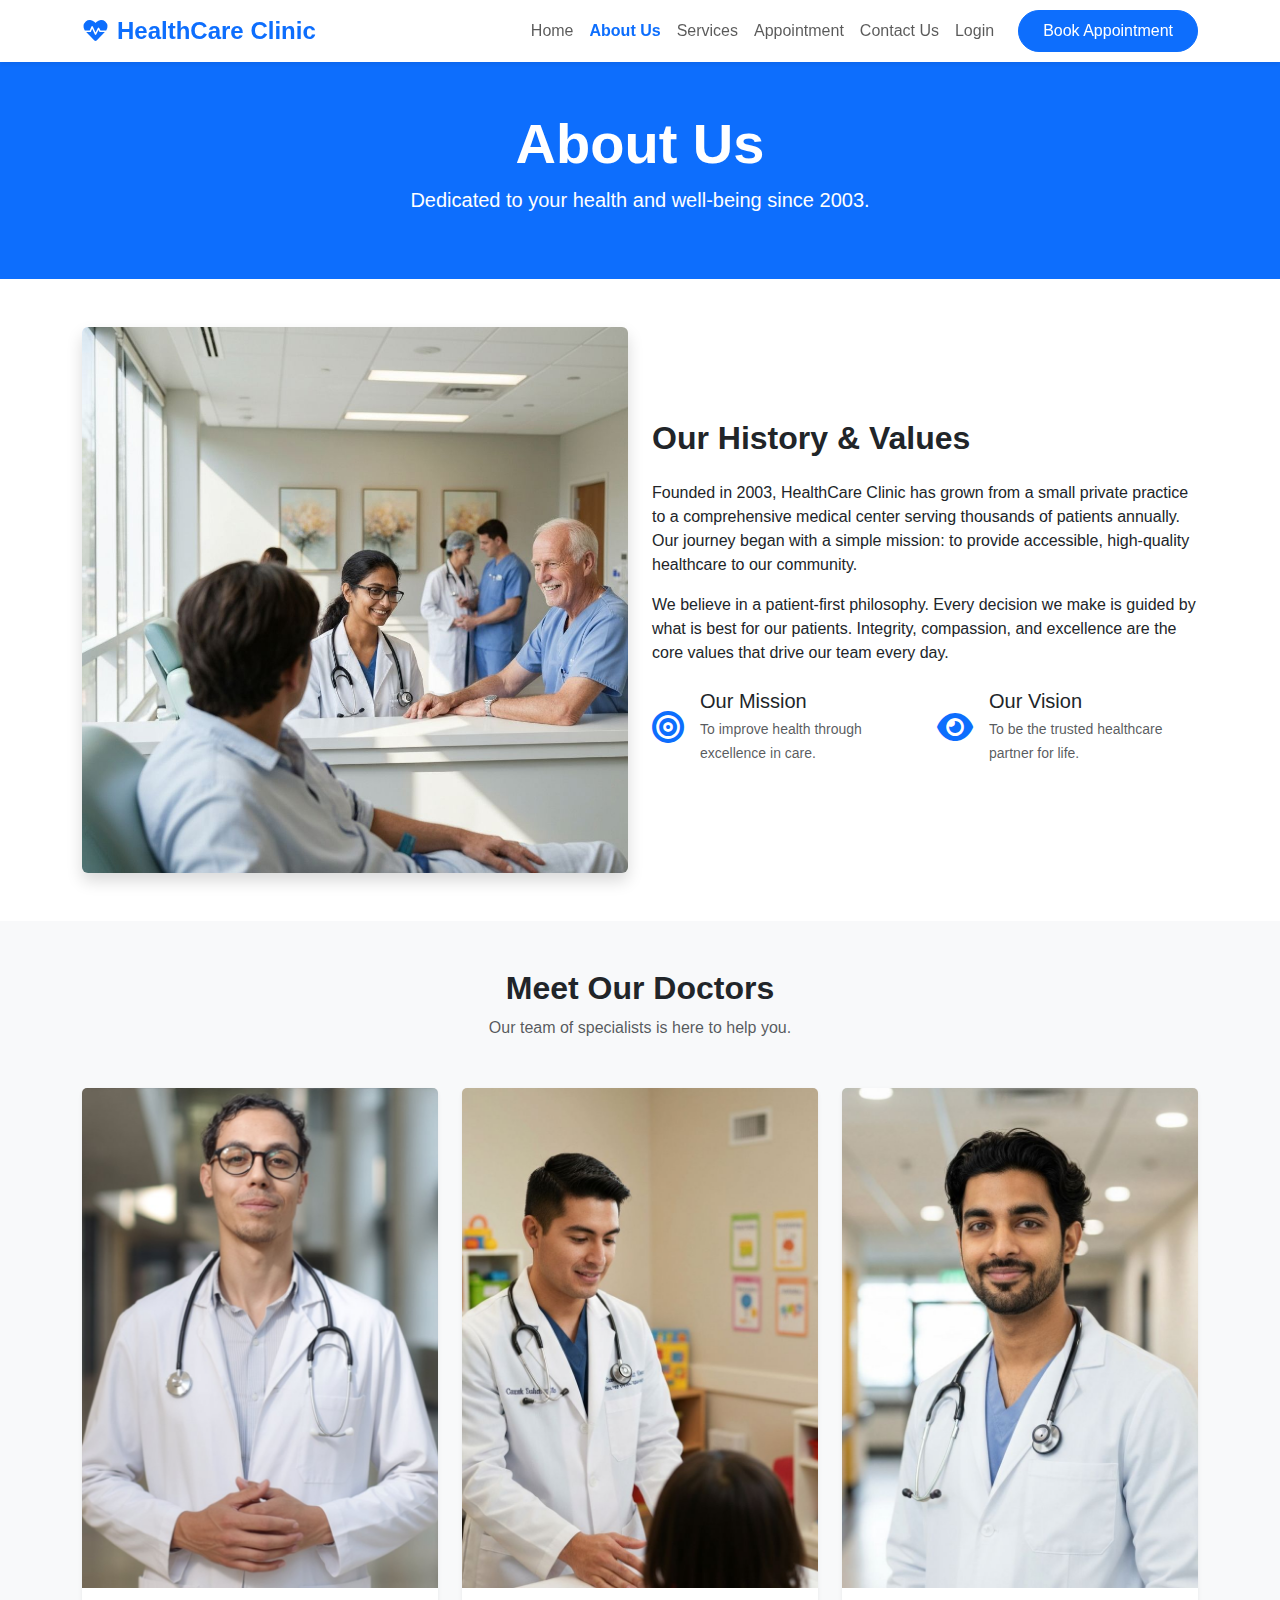
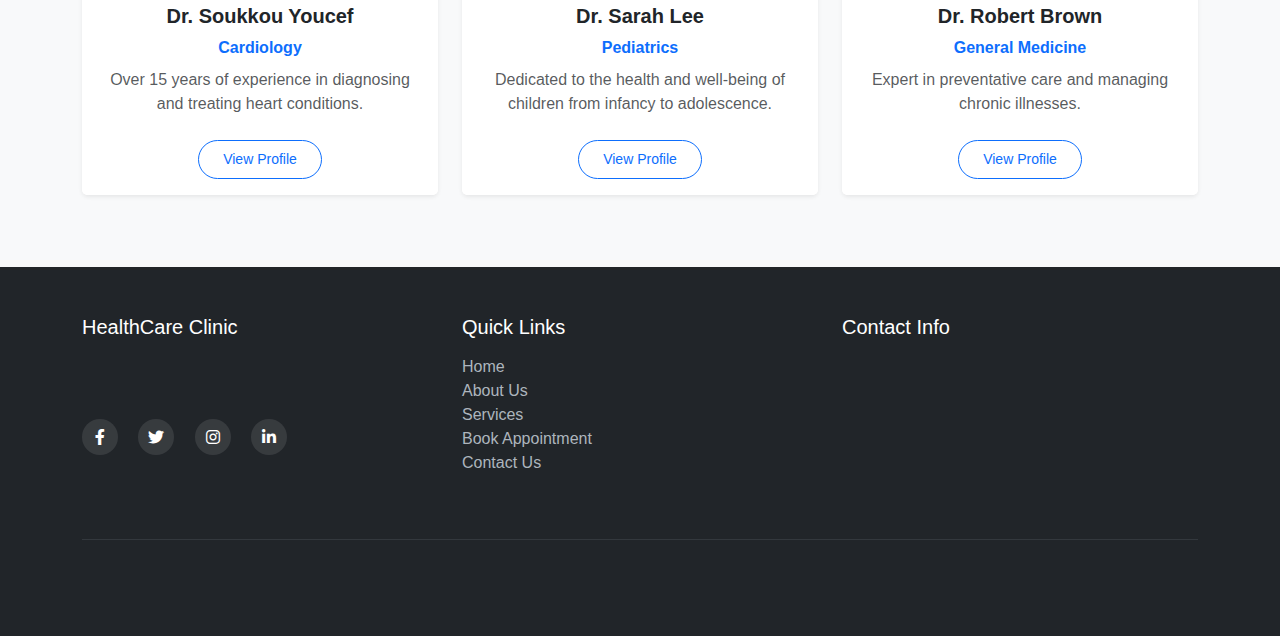
<file: about.html>
<!DOCTYPE html>
<html lang="en">

<head>
    <meta charset="UTF-8">
    <meta name="viewport" content="width=device-width, initial-scale=1.0">
    <title>HealthCare Clinic - About Us</title>
    <!-- Bootstrap 5 CSS -->
    <link href="https://cdn.jsdelivr.net/npm/bootstrap@5.3.0/dist/css/bootstrap.min.css" rel="stylesheet">
    <!-- Custom CSS -->
    <link rel="stylesheet" href="css/style.css">
    <!-- FontAwesome for Icons -->
    <link rel="stylesheet" href="https://cdnjs.cloudflare.com/ajax/libs/font-awesome/6.0.0/css/all.min.css">
</head>

<body>

    <!-- Navigation -->
    <nav class="navbar navbar-expand-lg navbar-light bg-white shadow-sm sticky-top">
        <div class="container">
            <a class="navbar-brand fw-bold text-primary" href="index.html">
                <i class="fas fa-heartbeat me-2"></i>HealthCare Clinic
            </a>
            <button class="navbar-toggler" type="button" data-bs-toggle="collapse" data-bs-target="#navbarNav">
                <span class="navbar-toggler-icon"></span>
            </button>
            <div class="collapse navbar-collapse" id="navbarNav">
                <ul class="navbar-nav ms-auto">
                    <li class="nav-item"><a class="nav-link" href="index.html">Home</a></li>
                    <li class="nav-item"><a class="nav-link active" href="about.html">About Us</a></li>
                    <li class="nav-item"><a class="nav-link" href="services.html">Services</a></li>
                    <li class="nav-item"><a class="nav-link" href="appointment.html">Appointment</a></li>
                    <li class="nav-item"><a class="nav-link" href="contact.html">Contact Us</a></li>
                    <li class="nav-item"><a class="nav-link" href="php/login.php">Login</a></li>
                </ul>
                <a href="appointment.html" class="btn btn-primary ms-lg-3">Book Appointment</a>
            </div>
        </div>
    </nav>

    <!-- Header Section -->
    <header class="bg-primary text-white text-center py-5">
        <div class="container">
            <h1 class="display-4 fw-bold">About Us</h1>
            <p class="lead">Dedicated to your health and well-being since 2003.</p>
        </div>
    </header>

    <!-- About Content -->
    <section class="py-5">
        <div class="container">
            <div class="row align-items-center">
                <div class="col-lg-6 mb-4 mb-lg-0">
                    <img src="/images/clinic-hero.jpg" class="img-fluid rounded shadow" alt="Medical Team">
                </div>
                <div class="col-lg-6">
                    <h2 class="fw-bold mb-4">Our History & Values</h2>
                    <p>Founded in 2003, HealthCare Clinic has grown from a small private practice to a comprehensive
                        medical center serving thousands of patients annually. Our journey began with a simple mission:
                        to provide accessible, high-quality healthcare to our community.</p>
                    <p>We believe in a patient-first philosophy. Every decision we make is guided by what is best for
                        our patients. Integrity, compassion, and excellence are the core values that drive our team
                        every day.</p>
                    <div class="row mt-4">
                        <div class="col-md-6 mb-3">
                            <div class="d-flex align-items-center">
                                <i class="fas fa-bullseye fa-2x text-primary me-3"></i>
                                <div>
                                    <h5 class="mb-1">Our Mission</h5>
                                    <small class="text-muted">To improve health through excellence in care.</small>
                                </div>
                            </div>
                        </div>
                        <div class="col-md-6 mb-3">
                            <div class="d-flex align-items-center">
                                <i class="fas fa-eye fa-2x text-primary me-3"></i>
                                <div>
                                    <h5 class="mb-1">Our Vision</h5>
                                    <small class="text-muted">To be the trusted healthcare partner for life.</small>
                                </div>
                            </div>
                        </div>
                    </div>
                </div>
            </div>
        </div>
    </section>

    <!-- Meet Our Doctors -->
    <section class="py-5 bg-light">
        <div class="container">
            <div class="text-center mb-5">
                <h2 class="fw-bold">Meet Our Doctors</h2>
                <p class="text-muted">Our team of specialists is here to help you.</p>
            </div>
            <div class="row">
                <!-- Doctor 1 -->
                <div class="col-md-4 mb-4">
                    <div class="card h-100 border-0 shadow-sm text-center">
                        <img src="/images/jo.jpeg" class="card-img-top" alt="Dr. Soukkou Youcef"
                            style="height: 500px; object-fit: cover;">
                        <div class="card-body">
                            <h5 class="card-title fw-bold">Dr. Soukkou Youcef</h5>
                            <p class="text-primary fw-bold mb-2">Cardiology</p>
                            <p class="card-text text-muted">Over 15 years of experience in diagnosing and treating heart
                                conditions.</p>
                        </div>
                        <div class="card-footer bg-white border-0 pb-3">
                            <a href="#" class="btn btn-outline-primary btn-sm">View Profile</a>
                        </div>
                    </div>
                </div>
                <!-- Doctor 2 -->
                <div class="col-md-4 mb-4">
                    <div class="card h-100 border-0 shadow-sm text-center">
                        <img src="/images/professional-pediatrician.jpg" class="card-img-top" alt="Dr. Sarah Lee"
                            style="height: 500px; object-fit: cover;">
                        <div class="card-body">
                            <h5 class="card-title fw-bold">Dr. Sarah Lee</h5>
                            <p class="text-primary fw-bold mb-2">Pediatrics</p>
                            <p class="card-text text-muted">Dedicated to the health and well-being of children from
                                infancy to adolescence.</p>
                        </div>
                        <div class="card-footer bg-white border-0 pb-3">
                            <a href="#" class="btn btn-outline-primary btn-sm">View Profile</a>
                        </div>
                    </div>
                </div>
                <!-- Doctor 3 -->
                <div class="col-md-4 mb-4">
                    <div class="card h-100 border-0 shadow-sm text-center">
                        <img src="/images/professional-doctor-man.jpg" class="card-img-top" alt="Dr. Robert Brown"
                            style="height: 500px; object-fit: cover;">
                        <div class="card-body">
                            <h5 class="card-title fw-bold">Dr. Robert Brown</h5>
                            <p class="text-primary fw-bold mb-2">General Medicine</p>
                            <p class="card-text text-muted">Expert in preventative care and managing chronic illnesses.
                            </p>
                        </div>
                        <div class="card-footer bg-white border-0 pb-3">
                            <a href="#" class="btn btn-outline-primary btn-sm">View Profile</a>
                        </div>
                    </div>
                </div>
            </div>
        </div>
    </section>

    <!-- Footer -->
    <footer class="py-5">
        <div class="container">
            <div class="row">
                <div class="col-md-4 mb-4">
                    <h5 class="mb-3">HealthCare Clinic</h5>
                    <p class="text-muted">Providing quality healthcare services to our community. Your health is our
                        mission.</p>
                    <div class="social-links">
                        <a href="#" class="me-3"><i class="fab fa-facebook-f"></i></a>
                        <a href="#" class="me-3"><i class="fab fa-twitter"></i></a>
                        <a href="#" class="me-3"><i class="fab fa-instagram"></i></a>
                        <a href="#" class="me-3"><i class="fab fa-linkedin-in"></i></a>
                    </div>
                </div>
                <div class="col-md-4 mb-4">
                    <h5 class="mb-3">Quick Links</h5>
                    <ul class="list-unstyled">
                        <li><a href="index.html">Home</a></li>
                        <li><a href="about.html">About Us</a></li>
                        <li><a href="services.html">Services</a></li>
                        <li><a href="appointment.html">Book Appointment</a></li>
                        <li><a href="contact.html">Contact Us</a></li>
                    </ul>
                </div>
                <div class="col-md-4 mb-4">
                    <h5 class="mb-3">Contact Info</h5>
                    <ul class="list-unstyled text-muted">
                        <li class="mb-2"><i class="fas fa-map-marker-alt me-2"></i>123 Medical Center Dr, Cityville</li>
                        <li class="mb-2"><i class="fas fa-phone me-2"></i>+1 (555) 123-4567</li>
                        <li class="mb-2"><i class="fas fa-envelope me-2"></i>info@healthcareclinic.com</li>
                        <li class="mb-2"><i class="fas fa-ambulance me-2"></i>Emergency: 911</li>
                    </ul>
                </div>
            </div>
            <hr class="my-4 border-secondary">
            <div class="text-center text-muted">
                <small>&copy; 2023 HealthCare Clinic. All rights reserved.</small>
            </div>
        </div>
    </footer>

    <!-- Bootstrap 5 JS Bundle -->
    <script src="https://cdn.jsdelivr.net/npm/bootstrap@5.3.0/dist/js/bootstrap.bundle.min.js"></script>
    <!-- jQuery -->
    <script src="https://code.jquery.com/jquery-3.6.0.min.js"></script>
    <!-- Custom JS -->
    <script src="js/script.js"></script>
</body>

</html>
</file>
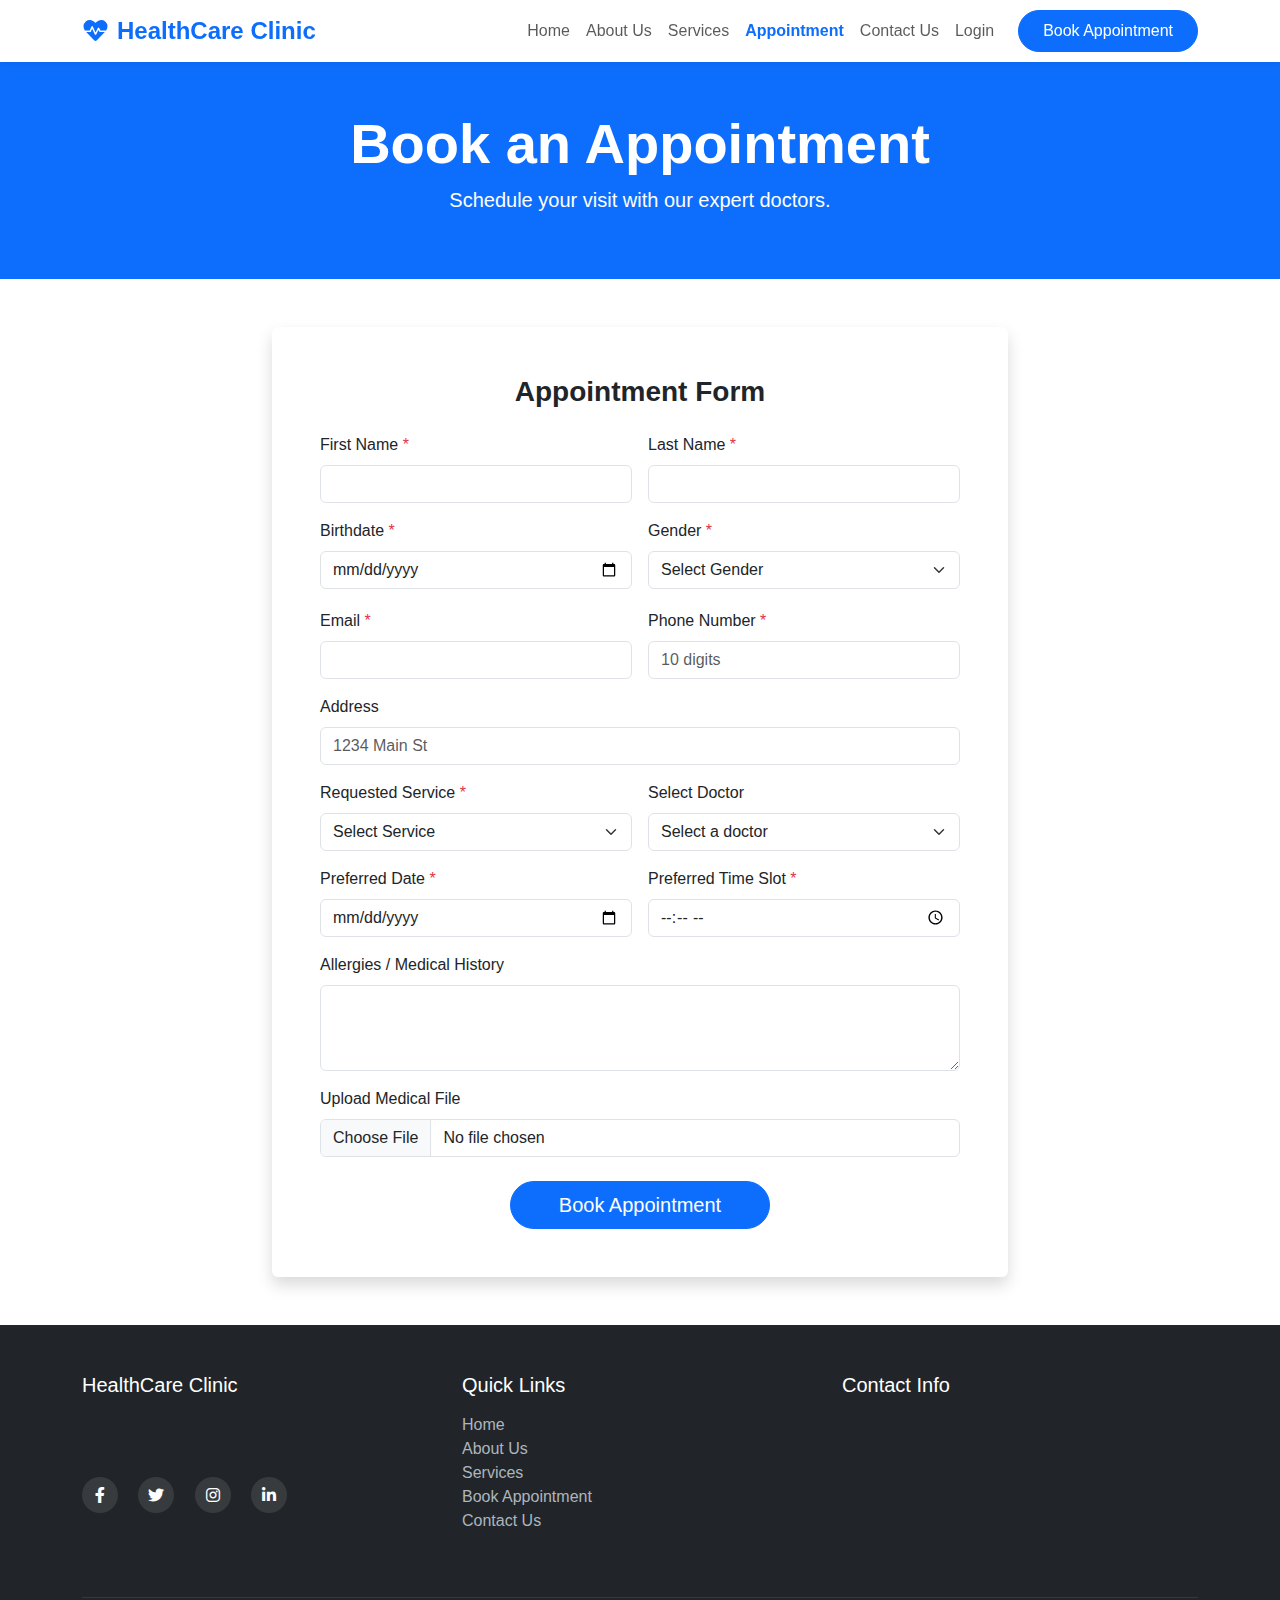
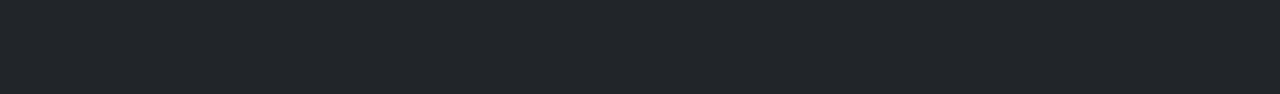
<file: appointment.html>
<!DOCTYPE html>
<html lang="en">

<head>
    <meta charset="UTF-8">
    <meta name="viewport" content="width=device-width, initial-scale=1.0">
    <title>HealthCare Clinic - Book Appointment</title>
    <!-- Bootstrap 5 CSS -->
    <link href="https://cdn.jsdelivr.net/npm/bootstrap@5.3.0/dist/css/bootstrap.min.css" rel="stylesheet">
    <!-- Custom CSS -->
    <link rel="stylesheet" href="css/style.css">
    <!-- FontAwesome for Icons -->
    <link rel="stylesheet" href="https://cdnjs.cloudflare.com/ajax/libs/font-awesome/6.0.0/css/all.min.css">
</head>

<body>

    <!-- Navigation -->
    <nav class="navbar navbar-expand-lg navbar-light bg-white shadow-sm sticky-top">
        <div class="container">
            <a class="navbar-brand fw-bold text-primary" href="index.html">
                <i class="fas fa-heartbeat me-2"></i>HealthCare Clinic
            </a>
            <button class="navbar-toggler" type="button" data-bs-toggle="collapse" data-bs-target="#navbarNav">
                <span class="navbar-toggler-icon"></span>
            </button>
            <div class="collapse navbar-collapse" id="navbarNav">
                <ul class="navbar-nav ms-auto">
                    <li class="nav-item"><a class="nav-link" href="index.html">Home</a></li>
                    <li class="nav-item"><a class="nav-link" href="about.html">About Us</a></li>
                    <li class="nav-item"><a class="nav-link" href="services.html">Services</a></li>
                    <li class="nav-item"><a class="nav-link active" href="appointment.html">Appointment</a></li>
                    <li class="nav-item"><a class="nav-link" href="contact.html">Contact Us</a></li>
                    <li class="nav-item"><a class="nav-link" href="php/login.php">Login</a></li>
                </ul>
                <a href="appointment.html" class="btn btn-primary ms-lg-3">Book Appointment</a>
            </div>
        </div>
    </nav>

    <!-- Header Section -->
    <header class="bg-primary text-white text-center py-5">
        <div class="container">
            <h1 class="display-4 fw-bold">Book an Appointment</h1>
            <p class="lead">Schedule your visit with our expert doctors.</p>
        </div>
    </header>

    <!-- Appointment Form Section -->
    <section class="py-5">
        <div class="container">
            <div class="row justify-content-center">
                <div class="col-lg-8">
                    <div class="card shadow border-0">
                        <div class="card-body p-5">
                            <h3 class="fw-bold mb-4 text-center">Appointment Form</h3>
                            <form id="appointmentForm" novalidate method="post" action="php/process_appointment.php"
                                enctype="multipart/form-data">
                                <div class="row g-3">
                                    <!-- First Name -->
                                    <div class="col-md-6">
                                        <label for="firstName" class="form-label">First Name <span
                                                class="text-danger">*</span></label>
                                        <input type="text" class="form-control" id="firstName" name="first_name"
                                            required>
                                        <div class="invalid-feedback">Please enter your first name.</div>
                                    </div>

                                    <!-- Last Name -->
                                    <div class="col-md-6">
                                        <label for="lastName" class="form-label">Last Name <span
                                                class="text-danger">*</span></label>
                                        <input type="text" class="form-control" id="lastName" name="last_name" required>
                                        <div class="invalid-feedback">Please enter your last name.</div>
                                    </div>

                                    <!-- Birthdate -->
                                    <div class="col-md-6">
                                        <label for="birthdate" class="form-label">Birthdate <span
                                                class="text-danger">*</span></label>
                                        <input type="date" class="form-control" id="birthdate" name="birthdate"
                                            required>
                                        <div class="invalid-feedback">Please select your birthdate.</div>
                                        <div id="ageDisplay" class="form-text text-primary fw-bold mt-1"></div>
                                    </div>

                                    <!-- Gender -->
                                    <div class="col-md-6">
                                        <label for="gender" class="form-label">Gender <span
                                                class="text-danger">*</span></label>
                                        <select class="form-select" id="gender" name="gender" required>
                                            <option value="" selected disabled>Select Gender</option>
                                            <option value="male">Male</option>
                                            <option value="female">Female</option>
                                            <option value="other">Other</option>
                                        </select>
                                        <div class="invalid-feedback">Please select your gender.</div>
                                    </div>

                                    <!-- Email -->
                                    <div class="col-md-6">
                                        <label for="email" class="form-label">Email <span
                                                class="text-danger">*</span></label>
                                        <input type="email" class="form-control" id="email" name="email" required>
                                        <div class="invalid-feedback">Please enter a valid email address.</div>
                                    </div>

                                    <!-- Phone Number -->
                                    <div class="col-md-6">
                                        <label for="phone" class="form-label">Phone Number <span
                                                class="text-danger">*</span></label>
                                        <input type="tel" class="form-control" id="phone" name="phone"
                                            placeholder="10 digits" required>
                                        <div class="invalid-feedback">Please enter a valid 10-digit phone number.</div>
                                    </div>

                                    <!-- Address -->
                                    <div class="col-12">
                                        <label for="address" class="form-label">Address</label>
                                        <input type="text" class="form-control" id="address" name="address"
                                            placeholder="1234 Main St">
                                    </div>

                                    <!-- Requested Service -->
                                    <div class="col-md-6">
                                        <label for="service" class="form-label">Requested Service <span
                                                class="text-danger">*</span></label>
                                        <select class="form-select" id="service" name="requested_service" required>
                                            <option value="" selected disabled>Select Service</option>
                                            <option value="general Consultation">General Consultation</option>
                                            <option value="pediatric Consultation">Pediatric Consultation</option>
                                            <option value="Cardiology">Cardiology</option>
                                            <option value="Medical Imaging">Medical imaging</option>
                                            <option value="Gynecology & Obstetrics">Gynecology & Obstetrics</option>
                                            <option value="Laboratory Tests">Laboratory Test</option>
                                            <option value="Dermatology">Dermatology</option>
                                            <option value="Emergency Care">Emergency Care</option>
                                        </select>
                                        <div class="invalid-feedback">Please select a service.</div>
                                    </div>

                                    <!-- Select Doctor -->
                                    <div class="col-md-6">
                                        <label for="doctor" class="form-label">Select Doctor</label>
                                        <select class="form-select" id="doctor" name="selected_doctor">
                                            <option value="" selected disabled>Select a doctor</option>
                                            <!-- Options will be populated dynamically -->
                                        </select>
                                    </div>

                                    <!-- Preferred Date -->
                                    <div class="col-md-6">
                                        <label for="date" class="form-label">Preferred Date <span
                                                class="text-danger">*</span></label>
                                        <input type="date" class="form-control" id="date" name="preferred_date"
                                            required>
                                        <div class="invalid-feedback">Please select a preferred date.</div>
                                    </div>

                                    <!-- Preferred Time Slot -->
                                    <div class="col-md-6" id="timeSlotContainer">
                                        <label for="time" class="form-label">Preferred Time Slot <span
                                                class="text-danger">*</span></label>
                                        <input type="time" class="form-control" id="time" name="preferred_time"
                                            required>
                                        <div class="invalid-feedback">Please select a time slot.</div>
                                    </div>

                                    <!-- Allergies / Medical History -->
                                    <div class="col-12">
                                        <label for="history" class="form-label">Allergies / Medical History</label>
                                        <textarea class="form-control" id="history" name="allergies_history"
                                            rows="3"></textarea>
                                    </div>

                                    <!-- Upload Medical File -->
                                    <div class="col-12">
                                        <label for="file" class="form-label">Upload Medical File</label>
                                        <input class="form-control" type="file" id="file" name="medical_file">
                                    </div>

                                    <!-- Submit Button -->
                                    <div class="col-12 text-center mt-4">
                                        <button type="submit" class="btn btn-primary btn-lg px-5">Book
                                            Appointment</button>
                                    </div>
                                </div>
                            </form>
                            <div id="successMessage" class="alert alert-success mt-4 d-none" role="alert">
                                <i class="fas fa-check-circle me-2"></i>Appointment booked successfully! We will contact
                                you shortly.
                            </div>
                        </div>
                    </div>
                </div>
            </div>
        </div>
    </section>

    <!-- Footer -->
    <footer class="py-5">
        <div class="container">
            <div class="row">
                <div class="col-md-4 mb-4">
                    <h5 class="mb-3">HealthCare Clinic</h5>
                    <p class="text-muted">Providing quality healthcare services to our community. Your health is our
                        mission.</p>
                    <div class="social-links">
                        <a href="#" class="me-3"><i class="fab fa-facebook-f"></i></a>
                        <a href="#" class="me-3"><i class="fab fa-twitter"></i></a>
                        <a href="#" class="me-3"><i class="fab fa-instagram"></i></a>
                        <a href="#" class="me-3"><i class="fab fa-linkedin-in"></i></a>
                    </div>
                </div>
                <div class="col-md-4 mb-4">
                    <h5 class="mb-3">Quick Links</h5>
                    <ul class="list-unstyled">
                        <li><a href="index.html">Home</a></li>
                        <li><a href="about.html">About Us</a></li>
                        <li><a href="services.html">Services</a></li>
                        <li><a href="appointment.html">Book Appointment</a></li>
                        <li><a href="contact.html">Contact Us</a></li>
                    </ul>
                </div>
                <div class="col-md-4 mb-4">
                    <h5 class="mb-3">Contact Info</h5>
                    <ul class="list-unstyled text-muted">
                        <li class="mb-2"><i class="fas fa-map-marker-alt me-2"></i>123 Medical Center Dr, Cityville</li>
                        <li class="mb-2"><i class="fas fa-phone me-2"></i>+1 (555) 123-4567</li>
                        <li class="mb-2"><i class="fas fa-envelope me-2"></i>info@healthcareclinic.com</li>
                        <li class="mb-2"><i class="fas fa-ambulance me-2"></i>Emergency: 911</li>
                    </ul>
                </div>
            </div>
            <hr class="my-4 border-secondary">
            <div class="text-center text-muted">
                <small>&copy; 2023 HealthCare Clinic. All rights reserved.</small>
            </div>
        </div>
    </footer>

    <!-- Bootstrap 5 JS Bundle -->
    <script src="https://cdn.jsdelivr.net/npm/bootstrap@5.3.0/dist/js/bootstrap.bundle.min.js"></script>
    <!-- jQuery -->
    <script src="https://code.jquery.com/jquery-3.6.0.min.js"></script>
    <!-- Custom JS -->
    <script src="js/script.js"></script>
</body>

</html>
</file>
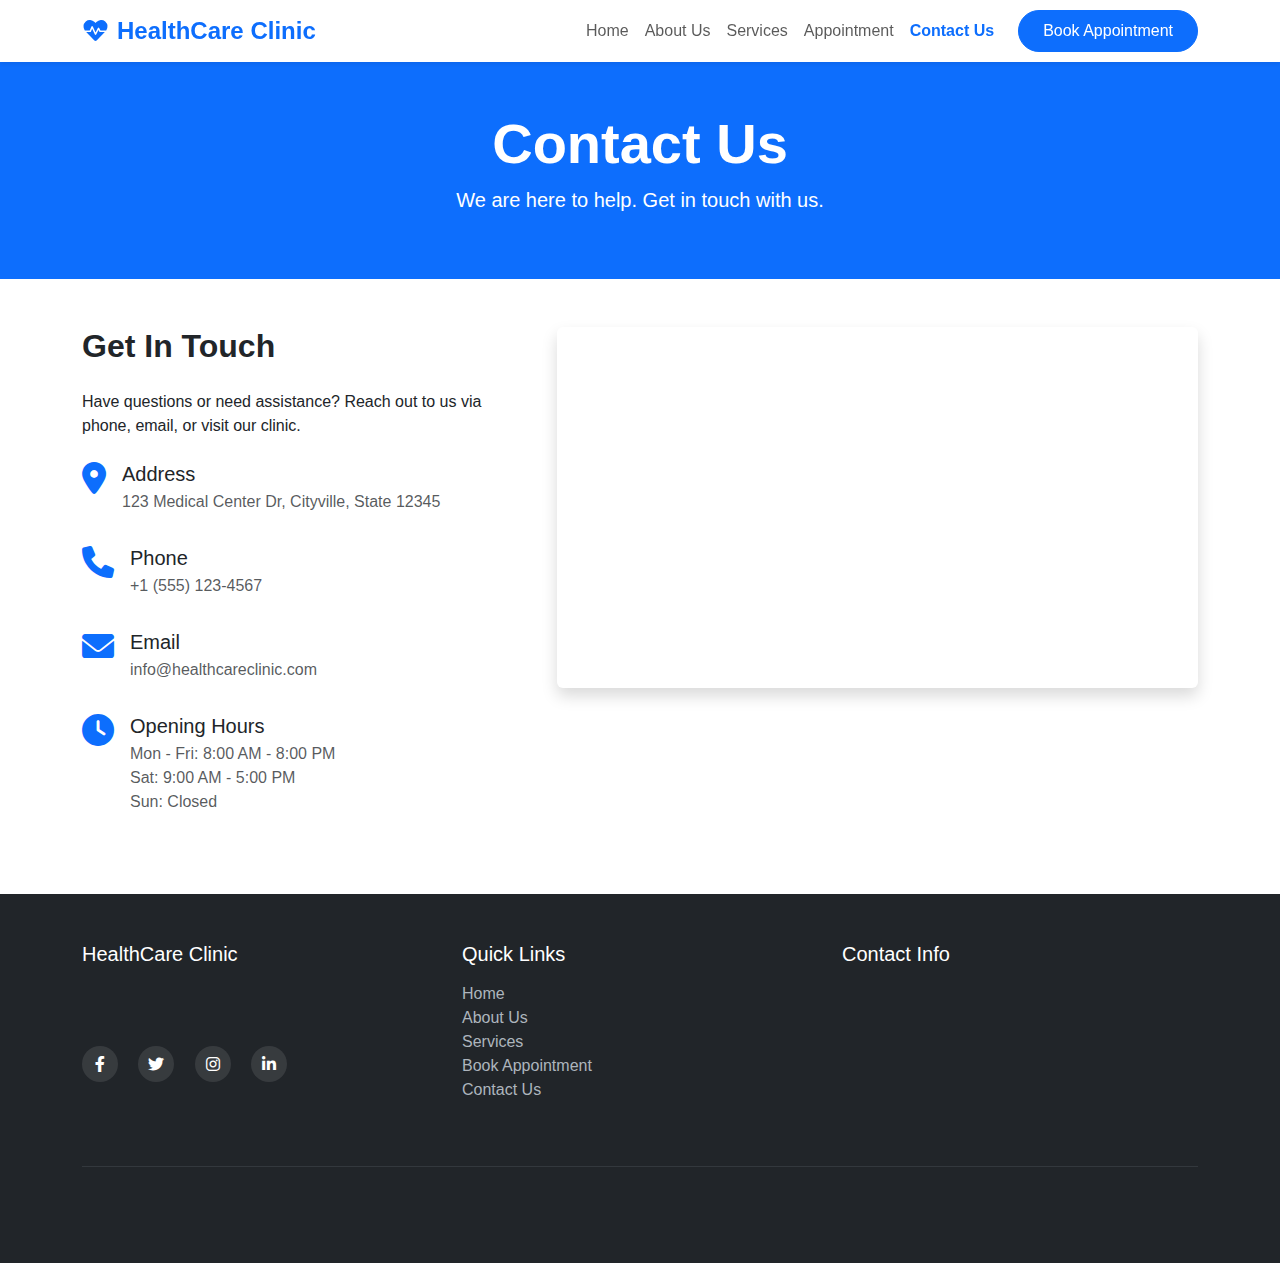
<file: contact.html>
<!DOCTYPE html>
<html lang="en">

<head>
    <meta charset="UTF-8">
    <meta name="viewport" content="width=device-width, initial-scale=1.0">
    <title>HealthCare Clinic - Contact Us</title>
    <!-- Bootstrap 5 CSS -->
    <link href="https://cdn.jsdelivr.net/npm/bootstrap@5.3.0/dist/css/bootstrap.min.css" rel="stylesheet">
    <!-- Custom CSS -->
    <link rel="stylesheet" href="css/style.css">
    <!-- FontAwesome for Icons -->
    <link rel="stylesheet" href="https://cdnjs.cloudflare.com/ajax/libs/font-awesome/6.0.0/css/all.min.css">
</head>

<body>

    <!-- Navigation -->
    <nav class="navbar navbar-expand-lg navbar-light bg-white shadow-sm sticky-top">
        <div class="container">
            <a class="navbar-brand fw-bold text-primary" href="index.html">
                <i class="fas fa-heartbeat me-2"></i>HealthCare Clinic
            </a>
            <button class="navbar-toggler" type="button" data-bs-toggle="collapse" data-bs-target="#navbarNav">
                <span class="navbar-toggler-icon"></span>
            </button>
            <div class="collapse navbar-collapse" id="navbarNav">
                <ul class="navbar-nav ms-auto">
                    <li class="nav-item"><a class="nav-link" href="index.html">Home</a></li>
                    <li class="nav-item"><a class="nav-link" href="about.html">About Us</a></li>
                    <li class="nav-item"><a class="nav-link" href="services.html">Services</a></li>
                    <li class="nav-item"><a class="nav-link" href="appointment.html">Appointment</a></li>
                    <li class="nav-item"><a class="nav-link active" href="contact.html">Contact Us</a></li>
                </ul>
                <a href="appointment.html" class="btn btn-primary ms-lg-3">Book Appointment</a>
            </div>
        </div>
    </nav>

    <!-- Header Section -->
    <header class="bg-primary text-white text-center py-5">
        <div class="container">
            <h1 class="display-4 fw-bold">Contact Us</h1>
            <p class="lead">We are here to help. Get in touch with us.</p>
        </div>
    </header>

    <!-- Contact Info & Map Section -->
    <section class="py-5">
        <div class="container">
            <div class="row">
                <!-- Contact Information -->
                <div class="col-lg-5 mb-4 mb-lg-0">
                    <h2 class="fw-bold mb-4">Get In Touch</h2>
                    <p class="mb-4">Have questions or need assistance? Reach out to us via phone, email, or visit our
                        clinic.</p>

                    <div class="d-flex mb-3">
                        <div class="flex-shrink-0">
                            <i class="fas fa-map-marker-alt fa-2x text-primary"></i>
                        </div>
                        <div class="flex-grow-1 ms-3">
                            <h5 class="mb-1">Address</h5>
                            <p class="text-muted">123 Medical Center Dr, Cityville, State 12345</p>
                        </div>
                    </div>

                    <div class="d-flex mb-3">
                        <div class="flex-shrink-0">
                            <i class="fas fa-phone fa-2x text-primary"></i>
                        </div>
                        <div class="flex-grow-1 ms-3">
                            <h5 class="mb-1">Phone</h5>
                            <p class="text-muted">+1 (555) 123-4567</p>
                        </div>
                    </div>

                    <div class="d-flex mb-3">
                        <div class="flex-shrink-0">
                            <i class="fas fa-envelope fa-2x text-primary"></i>
                        </div>
                        <div class="flex-grow-1 ms-3">
                            <h5 class="mb-1">Email</h5>
                            <p class="text-muted">info@healthcareclinic.com</p>
                        </div>
                    </div>

                    <div class="d-flex mb-3">
                        <div class="flex-shrink-0">
                            <i class="fas fa-clock fa-2x text-primary"></i>
                        </div>
                        <div class="flex-grow-1 ms-3">
                            <h5 class="mb-1">Opening Hours</h5>
                            <p class="text-muted mb-0">Mon - Fri: 8:00 AM - 8:00 PM</p>
                            <p class="text-muted mb-0">Sat: 9:00 AM - 5:00 PM</p>
                            <p class="text-muted">Sun: Closed</p>
                        </div>
                    </div>
                </div>

                <!-- Google Map -->
                <div class="col-lg-7">
                    <div class="ratio ratio-16x9 shadow rounded overflow-hidden">
                        <iframe
                            src="https://www.google.com/maps/embed?pb=!1m18!1m12!1m3!1d3022.1422937950147!2d-73.98731968482413!3d40.75889497932681!2m3!1f0!2f0!3f0!3m2!1i1024!2i768!4f13.1!3m3!1m2!1s0x89c25855c6480299%3A0x55194ec5a1ae072e!2sTimes%20Square!5e0!3m2!1sen!2sus!4v1633023222534!5m2!1sen!2sus"
                            width="600" height="450" style="border:0;" allowfullscreen="" loading="lazy"></iframe>
                    </div>
                </div>
            </div>
        </div>
    </section>

    <!-- Footer -->
    <footer class="py-5">
        <div class="container">
            <div class="row">
                <div class="col-md-4 mb-4">
                    <h5 class="mb-3">HealthCare Clinic</h5>
                    <p class="text-muted">Providing quality healthcare services to our community. Your health is our
                        mission.</p>
                    <div class="social-links">
                        <a href="#" class="me-3"><i class="fab fa-facebook-f"></i></a>
                        <a href="#" class="me-3"><i class="fab fa-twitter"></i></a>
                        <a href="#" class="me-3"><i class="fab fa-instagram"></i></a>
                        <a href="#" class="me-3"><i class="fab fa-linkedin-in"></i></a>
                    </div>
                </div>
                <div class="col-md-4 mb-4">
                    <h5 class="mb-3">Quick Links</h5>
                    <ul class="list-unstyled">
                        <li><a href="index.html">Home</a></li>
                        <li><a href="about.html">About Us</a></li>
                        <li><a href="services.html">Services</a></li>
                        <li><a href="appointment.html">Book Appointment</a></li>
                        <li><a href="contact.html">Contact Us</a></li>
                    </ul>
                </div>
                <div class="col-md-4 mb-4">
                    <h5 class="mb-3">Contact Info</h5>
                    <ul class="list-unstyled text-muted">
                        <li class="mb-2"><i class="fas fa-map-marker-alt me-2"></i>123 Medical Center Dr, Cityville</li>
                        <li class="mb-2"><i class="fas fa-phone me-2"></i>+1 (555) 123-4567</li>
                        <li class="mb-2"><i class="fas fa-envelope me-2"></i>info@healthcareclinic.com</li>
                        <li class="mb-2"><i class="fas fa-ambulance me-2"></i>Emergency: 911</li>
                    </ul>
                </div>
            </div>
            <hr class="my-4 border-secondary">
            <div class="text-center text-muted">
                <small>&copy; 2023 HealthCare Clinic. All rights reserved.</small>
            </div>
        </div>
    </footer>

    <!-- Bootstrap 5 JS Bundle -->
    <script src="https://cdn.jsdelivr.net/npm/bootstrap@5.3.0/dist/js/bootstrap.bundle.min.js"></script>
    <!-- jQuery -->
    <script src="https://code.jquery.com/jquery-3.6.0.min.js"></script>
    <!-- Custom JS -->
    <script src="js/script.js"></script>
</body>

</html>
</file>
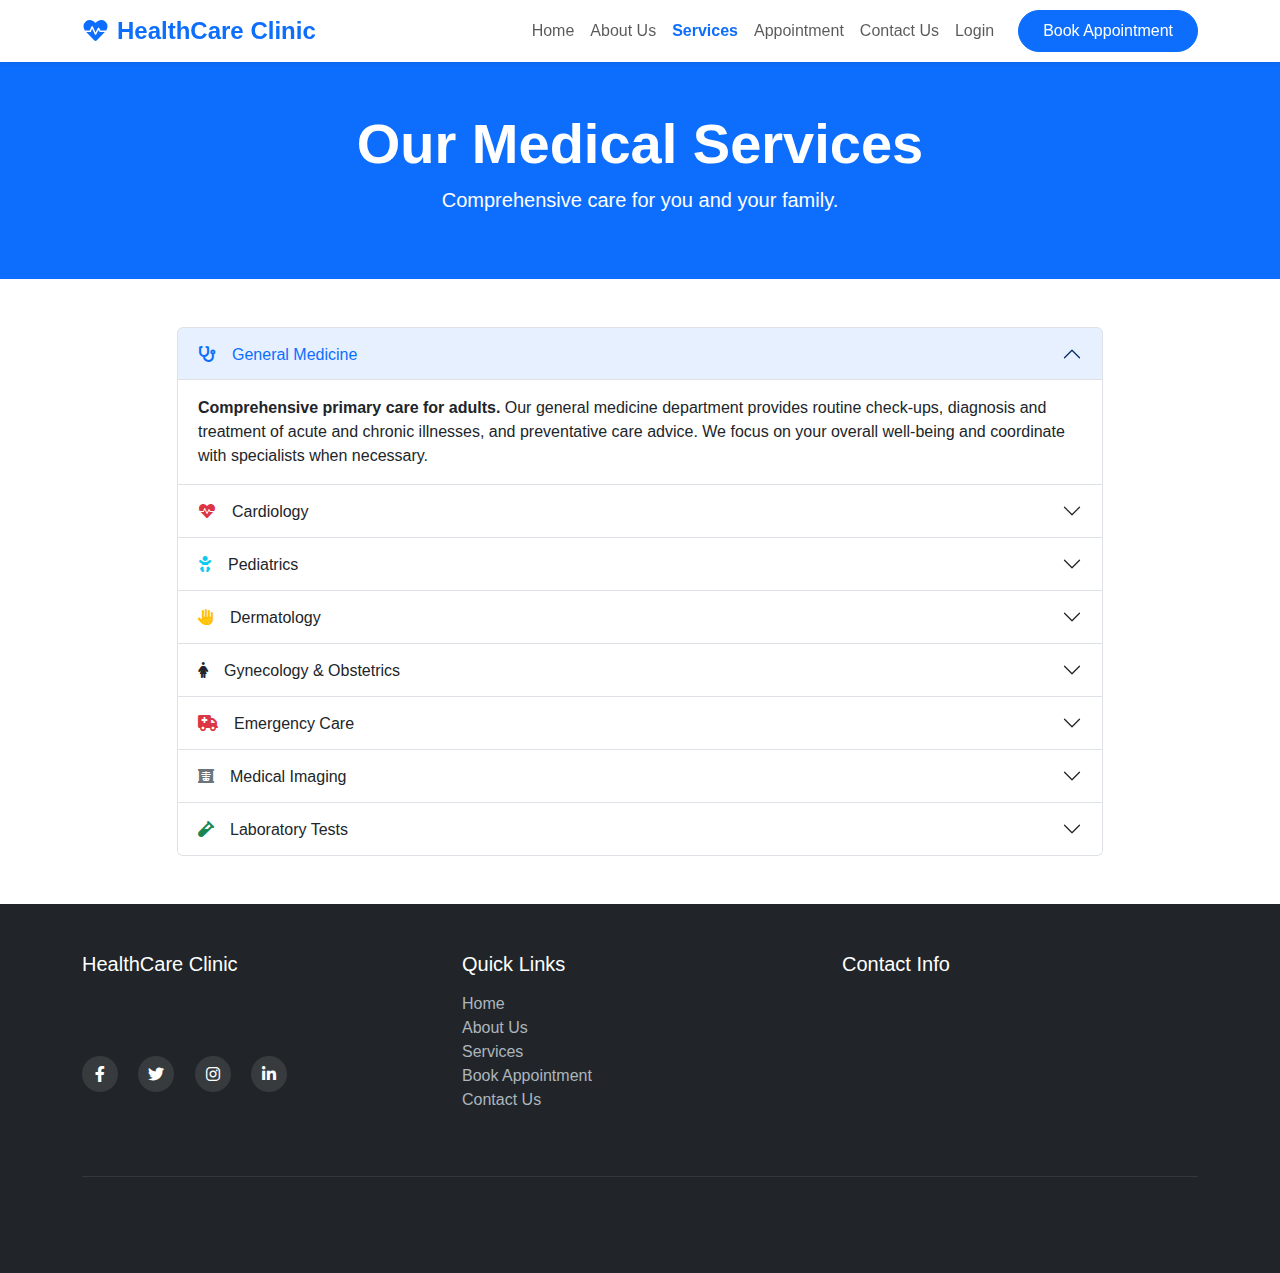
<file: services.html>
<!DOCTYPE html>
<html lang="en">

<head>
    <meta charset="UTF-8">
    <meta name="viewport" content="width=device-width, initial-scale=1.0">
    <title>HealthCare Clinic - Services</title>
    <!-- Bootstrap 5 CSS -->
    <link href="https://cdn.jsdelivr.net/npm/bootstrap@5.3.0/dist/css/bootstrap.min.css" rel="stylesheet">
    <!-- Custom CSS -->
    <link rel="stylesheet" href="css/style.css">
    <!-- FontAwesome for Icons -->
    <link rel="stylesheet" href="https://cdnjs.cloudflare.com/ajax/libs/font-awesome/6.0.0/css/all.min.css">
</head>

<body>

    <!-- Navigation -->
    <nav class="navbar navbar-expand-lg navbar-light bg-white shadow-sm sticky-top">
        <div class="container">
            <a class="navbar-brand fw-bold text-primary" href="index.html">
                <i class="fas fa-heartbeat me-2"></i>HealthCare Clinic
            </a>
            <button class="navbar-toggler" type="button" data-bs-toggle="collapse" data-bs-target="#navbarNav">
                <span class="navbar-toggler-icon"></span>
            </button>
            <div class="collapse navbar-collapse" id="navbarNav">
                <ul class="navbar-nav ms-auto">
                    <li class="nav-item"><a class="nav-link" href="index.html">Home</a></li>
                    <li class="nav-item"><a class="nav-link" href="about.html">About Us</a></li>
                    <li class="nav-item"><a class="nav-link active" href="services.html">Services</a></li>
                    <li class="nav-item"><a class="nav-link" href="appointment.html">Appointment</a></li>
                    <li class="nav-item"><a class="nav-link" href="contact.html">Contact Us</a></li>
                    <li class="nav-item"><a class="nav-link" href="php/login.php">Login</a></li>
                </ul>
                <a href="appointment.html" class="btn btn-primary ms-lg-3">Book Appointment</a>
            </div>
        </div>
    </nav>

    <!-- Header Section -->
    <header class="bg-primary text-white text-center py-5">
        <div class="container">
            <h1 class="display-4 fw-bold">Our Medical Services</h1>
            <p class="lead">Comprehensive care for you and your family.</p>
        </div>
    </header>

    <!-- Services Accordion -->
    <section class="py-5">
        <div class="container">
            <div class="row justify-content-center">
                <div class="col-lg-10">
                    <div class="accordion" id="servicesAccordion">

                        <!-- General Medicine -->
                        <div class="accordion-item">
                            <h2 class="accordion-header" id="headingOne">
                                <button class="accordion-button" type="button" data-bs-toggle="collapse"
                                    data-bs-target="#collapseOne" aria-expanded="true" aria-controls="collapseOne">
                                    <i class="fas fa-stethoscope me-3 text-primary"></i> General Medicine
                                </button>
                            </h2>
                            <div id="collapseOne" class="accordion-collapse collapse show" aria-labelledby="headingOne"
                                data-bs-parent="#servicesAccordion">
                                <div class="accordion-body">
                                    <strong>Comprehensive primary care for adults.</strong> Our general medicine
                                    department provides routine check-ups, diagnosis and treatment of acute and chronic
                                    illnesses, and preventative care advice. We focus on your overall well-being and
                                    coordinate with specialists when necessary.
                                </div>
                            </div>
                        </div>

                        <!-- Cardiology -->
                        <div class="accordion-item">
                            <h2 class="accordion-header" id="headingTwo">
                                <button class="accordion-button collapsed" type="button" data-bs-toggle="collapse"
                                    data-bs-target="#collapseTwo" aria-expanded="false" aria-controls="collapseTwo">
                                    <i class="fas fa-heartbeat me-3 text-danger"></i> Cardiology
                                </button>
                            </h2>
                            <div id="collapseTwo" class="accordion-collapse collapse" aria-labelledby="headingTwo"
                                data-bs-parent="#servicesAccordion">
                                <div class="accordion-body">
                                    <strong>Expert heart care.</strong> We offer advanced diagnostic testing and
                                    treatment for heart conditions, including hypertension, coronary artery disease, and
                                    arrhythmias. Our cardiologists use state-of-the-art technology to monitor and
                                    improve your heart health.
                                </div>
                            </div>
                        </div>

                        <!-- Pediatrics -->
                        <div class="accordion-item">
                            <h2 class="accordion-header" id="headingThree">
                                <button class="accordion-button collapsed" type="button" data-bs-toggle="collapse"
                                    data-bs-target="#collapseThree" aria-expanded="false" aria-controls="collapseThree">
                                    <i class="fas fa-baby me-3 text-info"></i> Pediatrics
                                </button>
                            </h2>
                            <div id="collapseThree" class="accordion-collapse collapse" aria-labelledby="headingThree"
                                data-bs-parent="#servicesAccordion">
                                <div class="accordion-body">
                                    <strong>Care for your little ones.</strong> From newborns to adolescents, our
                                    pediatricians provide compassionate care, including vaccinations, growth monitoring,
                                    and treatment of childhood illnesses. We create a friendly environment to make
                                    visits less stressful for children.
                                </div>
                            </div>
                        </div>

                        <!-- Dermatology -->
                        <div class="accordion-item">
                            <h2 class="accordion-header" id="headingFour">
                                <button class="accordion-button collapsed" type="button" data-bs-toggle="collapse"
                                    data-bs-target="#collapseFour" aria-expanded="false" aria-controls="collapseFour">
                                    <i class="fas fa-allergies me-3 text-warning"></i> Dermatology
                                </button>
                            </h2>
                            <div id="collapseFour" class="accordion-collapse collapse" aria-labelledby="headingFour"
                                data-bs-parent="#servicesAccordion">
                                <div class="accordion-body">
                                    <strong>Skin health specialists.</strong> We diagnose and treat a wide range of skin
                                    conditions, including acne, eczema, psoriasis, and skin cancer. We also offer
                                    cosmetic dermatology services to help you look and feel your best.
                                </div>
                            </div>
                        </div>

                        <!-- Gynecology & Obstetrics -->
                        <div class="accordion-item">
                            <h2 class="accordion-header" id="headingFive">
                                <button class="accordion-button collapsed" type="button" data-bs-toggle="collapse"
                                    data-bs-target="#collapseFive" aria-expanded="false" aria-controls="collapseFive">
                                    <i class="fas fa-female me-3 text-pink"></i> Gynecology & Obstetrics
                                </button>
                            </h2>
                            <div id="collapseFive" class="accordion-collapse collapse" aria-labelledby="headingFive"
                                data-bs-parent="#servicesAccordion">
                                <div class="accordion-body">
                                    <strong>Women's health.</strong> Comprehensive care for women at every stage of
                                    life. Services include prenatal care, childbirth, family planning, and treatment of
                                    reproductive health issues.
                                </div>
                            </div>
                        </div>

                        <!-- Emergency Care -->
                        <div class="accordion-item">
                            <h2 class="accordion-header" id="headingSix">
                                <button class="accordion-button collapsed" type="button" data-bs-toggle="collapse"
                                    data-bs-target="#collapseSix" aria-expanded="false" aria-controls="collapseSix">
                                    <i class="fas fa-ambulance me-3 text-danger"></i> Emergency Care
                                </button>
                            </h2>
                            <div id="collapseSix" class="accordion-collapse collapse" aria-labelledby="headingSix"
                                data-bs-parent="#servicesAccordion">
                                <div class="accordion-body">
                                    <strong>24/7 Emergency services.</strong> Our emergency department is equipped to
                                    handle critical medical situations with speed and expertise. We have a dedicated
                                    team of trauma specialists ready to assist you around the clock.
                                </div>
                            </div>
                        </div>

                        <!-- Medical Imaging -->
                        <div class="accordion-item">
                            <h2 class="accordion-header" id="headingSeven">
                                <button class="accordion-button collapsed" type="button" data-bs-toggle="collapse"
                                    data-bs-target="#collapseSeven" aria-expanded="false" aria-controls="collapseSeven">
                                    <i class="fas fa-x-ray me-3 text-secondary"></i> Medical Imaging
                                </button>
                            </h2>
                            <div id="collapseSeven" class="accordion-collapse collapse" aria-labelledby="headingSeven"
                                data-bs-parent="#servicesAccordion">
                                <div class="accordion-body">
                                    <strong>Advanced diagnostics.</strong> We offer a full range of imaging services,
                                    including X-rays, MRI, CT scans, and ultrasound. Our high-resolution imaging
                                    technology ensures accurate diagnosis for effective treatment planning.
                                </div>
                            </div>
                        </div>

                        <!-- Laboratory Tests -->
                        <div class="accordion-item">
                            <h2 class="accordion-header" id="headingEight">
                                <button class="accordion-button collapsed" type="button" data-bs-toggle="collapse"
                                    data-bs-target="#collapseEight" aria-expanded="false" aria-controls="collapseEight">
                                    <i class="fas fa-vial me-3 text-success"></i> Laboratory Tests
                                </button>
                            </h2>
                            <div id="collapseEight" class="accordion-collapse collapse" aria-labelledby="headingEight"
                                data-bs-parent="#servicesAccordion">
                                <div class="accordion-body">
                                    <strong>Accurate lab results.</strong> Our on-site laboratory performs a wide
                                    variety of tests, from blood work to pathology. We provide quick and accurate
                                    results to help your doctor make informed decisions about your health.
                                </div>
                            </div>
                        </div>

                    </div>
                </div>
            </div>
        </div>
    </section>

    <!-- Footer -->
    <footer class="py-5">
        <div class="container">
            <div class="row">
                <div class="col-md-4 mb-4">
                    <h5 class="mb-3">HealthCare Clinic</h5>
                    <p class="text-muted">Providing quality healthcare services to our community. Your health is our
                        mission.</p>
                    <div class="social-links">
                        <a href="#" class="me-3"><i class="fab fa-facebook-f"></i></a>
                        <a href="#" class="me-3"><i class="fab fa-twitter"></i></a>
                        <a href="#" class="me-3"><i class="fab fa-instagram"></i></a>
                        <a href="#" class="me-3"><i class="fab fa-linkedin-in"></i></a>
                    </div>
                </div>
                <div class="col-md-4 mb-4">
                    <h5 class="mb-3">Quick Links</h5>
                    <ul class="list-unstyled">
                        <li><a href="index.html">Home</a></li>
                        <li><a href="about.html">About Us</a></li>
                        <li><a href="services.html">Services</a></li>
                        <li><a href="appointment.html">Book Appointment</a></li>
                        <li><a href="contact.html">Contact Us</a></li>
                    </ul>
                </div>
                <div class="col-md-4 mb-4">
                    <h5 class="mb-3">Contact Info</h5>
                    <ul class="list-unstyled text-muted">
                        <li class="mb-2"><i class="fas fa-map-marker-alt me-2"></i>123 Medical Center Dr, Cityville</li>
                        <li class="mb-2"><i class="fas fa-phone me-2"></i>+1 (555) 123-4567</li>
                        <li class="mb-2"><i class="fas fa-envelope me-2"></i>info@healthcareclinic.com</li>
                        <li class="mb-2"><i class="fas fa-ambulance me-2"></i>Emergency: 911</li>
                    </ul>
                </div>
            </div>
            <hr class="my-4 border-secondary">
            <div class="text-center text-muted">
                <small>&copy; 2023 HealthCare Clinic. All rights reserved.</small>
            </div>
        </div>
    </footer>

    <!-- Bootstrap 5 JS Bundle -->
    <script src="https://cdn.jsdelivr.net/npm/bootstrap@5.3.0/dist/js/bootstrap.bundle.min.js"></script>
    <!-- jQuery -->
    <script src="https://code.jquery.com/jquery-3.6.0.min.js"></script>
    <!-- Custom JS -->
    <script src="js/script.js"></script>
</body>

</html>
</file>
<file: css/style.css>
/* Medical Clinic Website Styles */

:root {
    --primary-color: #0d6efd;
    --secondary-color: #6c757d;
    --accent-color: #198754;
    --light-bg: #f8f9fa;
    --dark-text: #212529;
}

body {
    font-family: 'Segoe UI', Tahoma, Geneva, Verdana, sans-serif;
    color: var(--dark-text);
    background-color: #fff;
}

/* Navbar */
.navbar {
    transition: all 0.3s ease;
}

.navbar-brand {
    font-size: 1.5rem;
}

.navbar-nav .nav-link {
    font-weight: 500;
    transition: color 0.3s ease;
}

.navbar-nav .nav-link:hover {
    color: var(--primary-color) !important;
}

.navbar-nav .nav-link.active {
    color: var(--primary-color) !important;
    font-weight: 700;
}

/* Hero Section */
.carousel-item {
    height: 600px;
}

.carousel-item img {
    height: 100%;
    object-fit: cover;
    filter: brightness(0.6);
}

.carousel-caption {
    bottom: 20%;
    background: rgba(0, 0, 0, 0.4);
    padding: 2rem;
    border-radius: 10px;
}

/* Cards & Shadows */
.card {
    transition: transform 0.3s ease, box-shadow 0.3s ease;
}

.card:hover {
    transform: translateY(-5px);
    box-shadow: 0 .5rem 1rem rgba(0,0,0,.15)!important;
}

/* Buttons */
.btn {
    transition: all 0.3s ease;
    border-radius: 50px; /* Rounded buttons for modern look */
    padding: 0.5rem 1.5rem;
}

.btn-primary {
    background-color: var(--primary-color);
    border-color: var(--primary-color);
}

.btn-primary:hover {
    background-color: #0b5ed7;
    border-color: #0a58ca;
    transform: scale(1.05);
}

/* Footer */
footer {
    background-color: #212529;
    color: white;
}

footer a {
    color: #adb5bd;
    text-decoration: none;
    transition: color 0.2s;
}

footer a:hover {
    color: white;
}

.social-links a {
    color: white;
    background: rgba(255,255,255,0.1);
    width: 36px;
    height: 36px;
    display: inline-flex;
    align-items: center;
    justify-content: center;
    border-radius: 50%;
    transition: background 0.3s;
}

.social-links a:hover {
    background: var(--primary-color);
}

/* Form Validation Styles */
.invalid-feedback {
    font-size: 0.875em;
}

/* Accordion */
.accordion-button:not(.collapsed) {
    color: var(--primary-color);
    background-color: rgba(13, 110, 253, 0.1);
}

.accordion-button:focus {
    box-shadow: 0 0 0 0.25rem rgba(13, 110, 253, 0.25);
}

/* Responsive Adjustments */
@media (max-width: 768px) {
    .carousel-item {
        height: 400px;
    }
    
    .display-4 {
        font-size: 2.5rem;
    }
}
</file>
